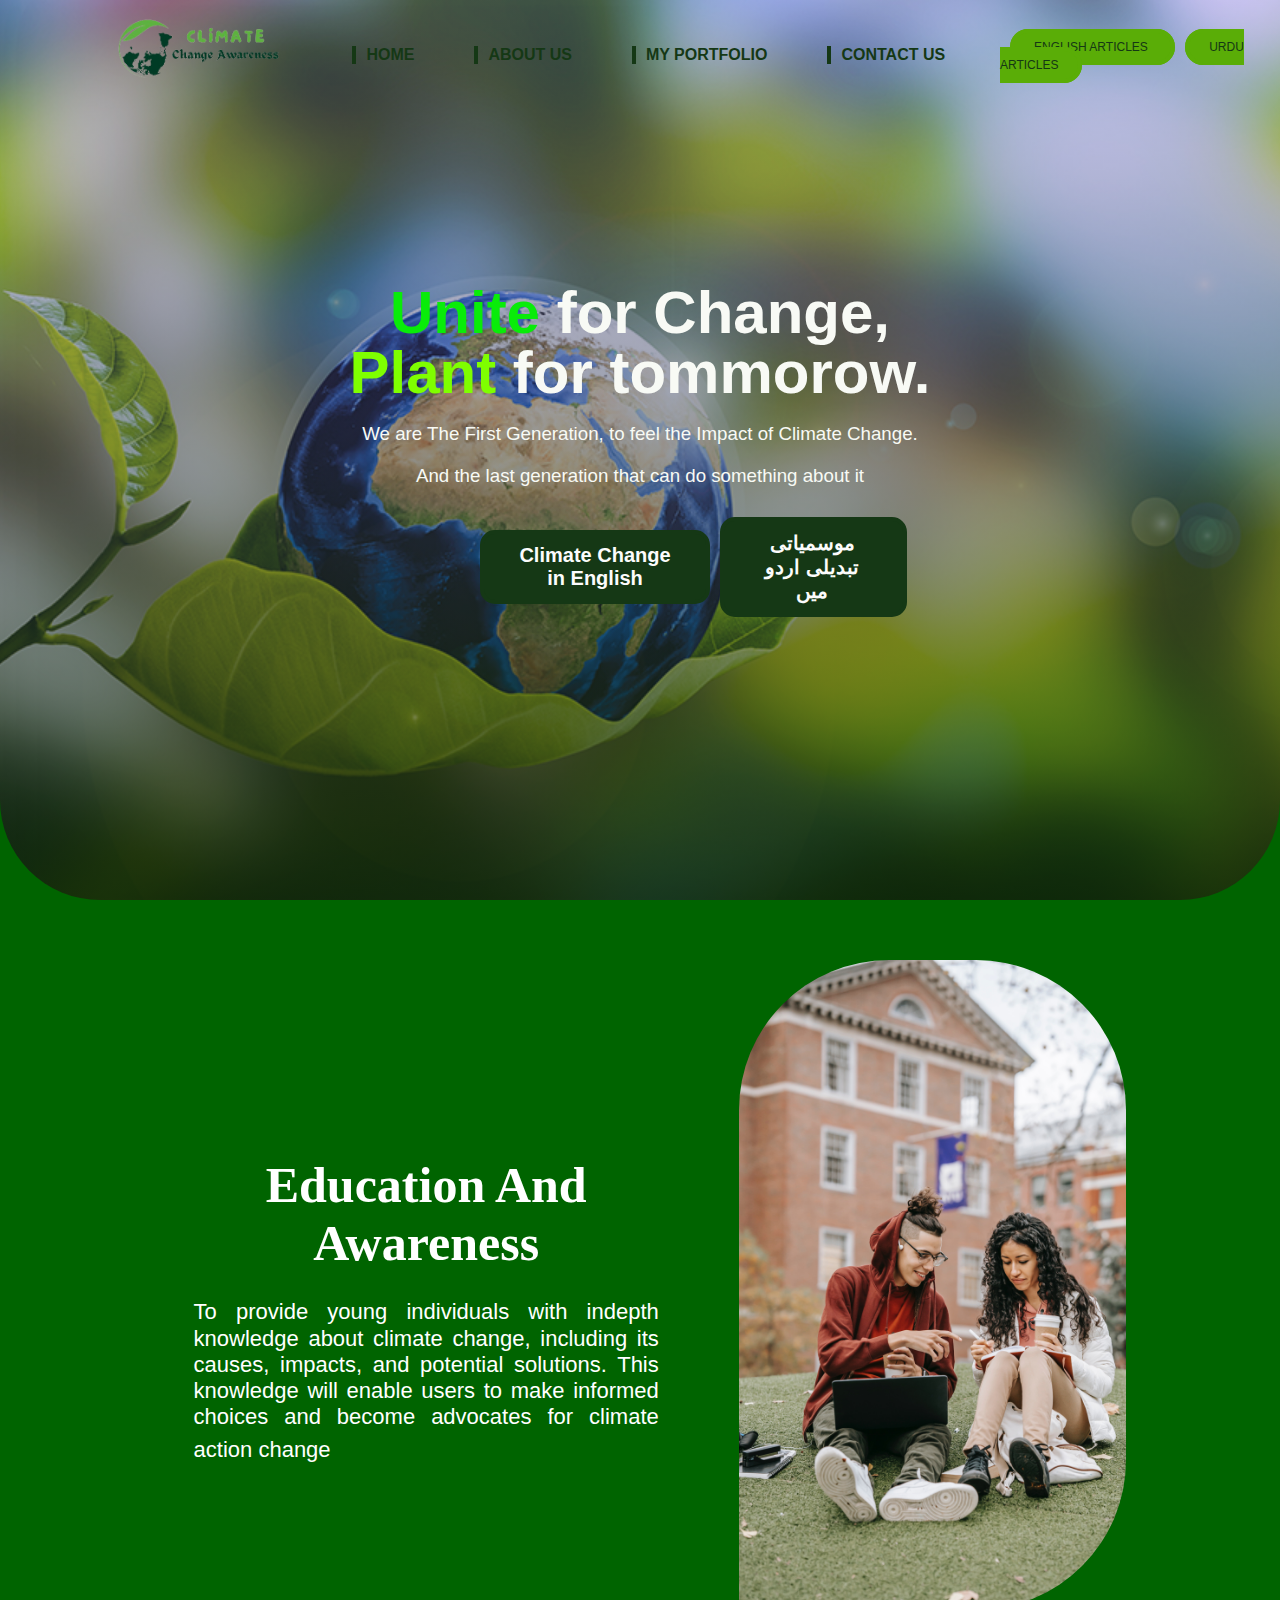
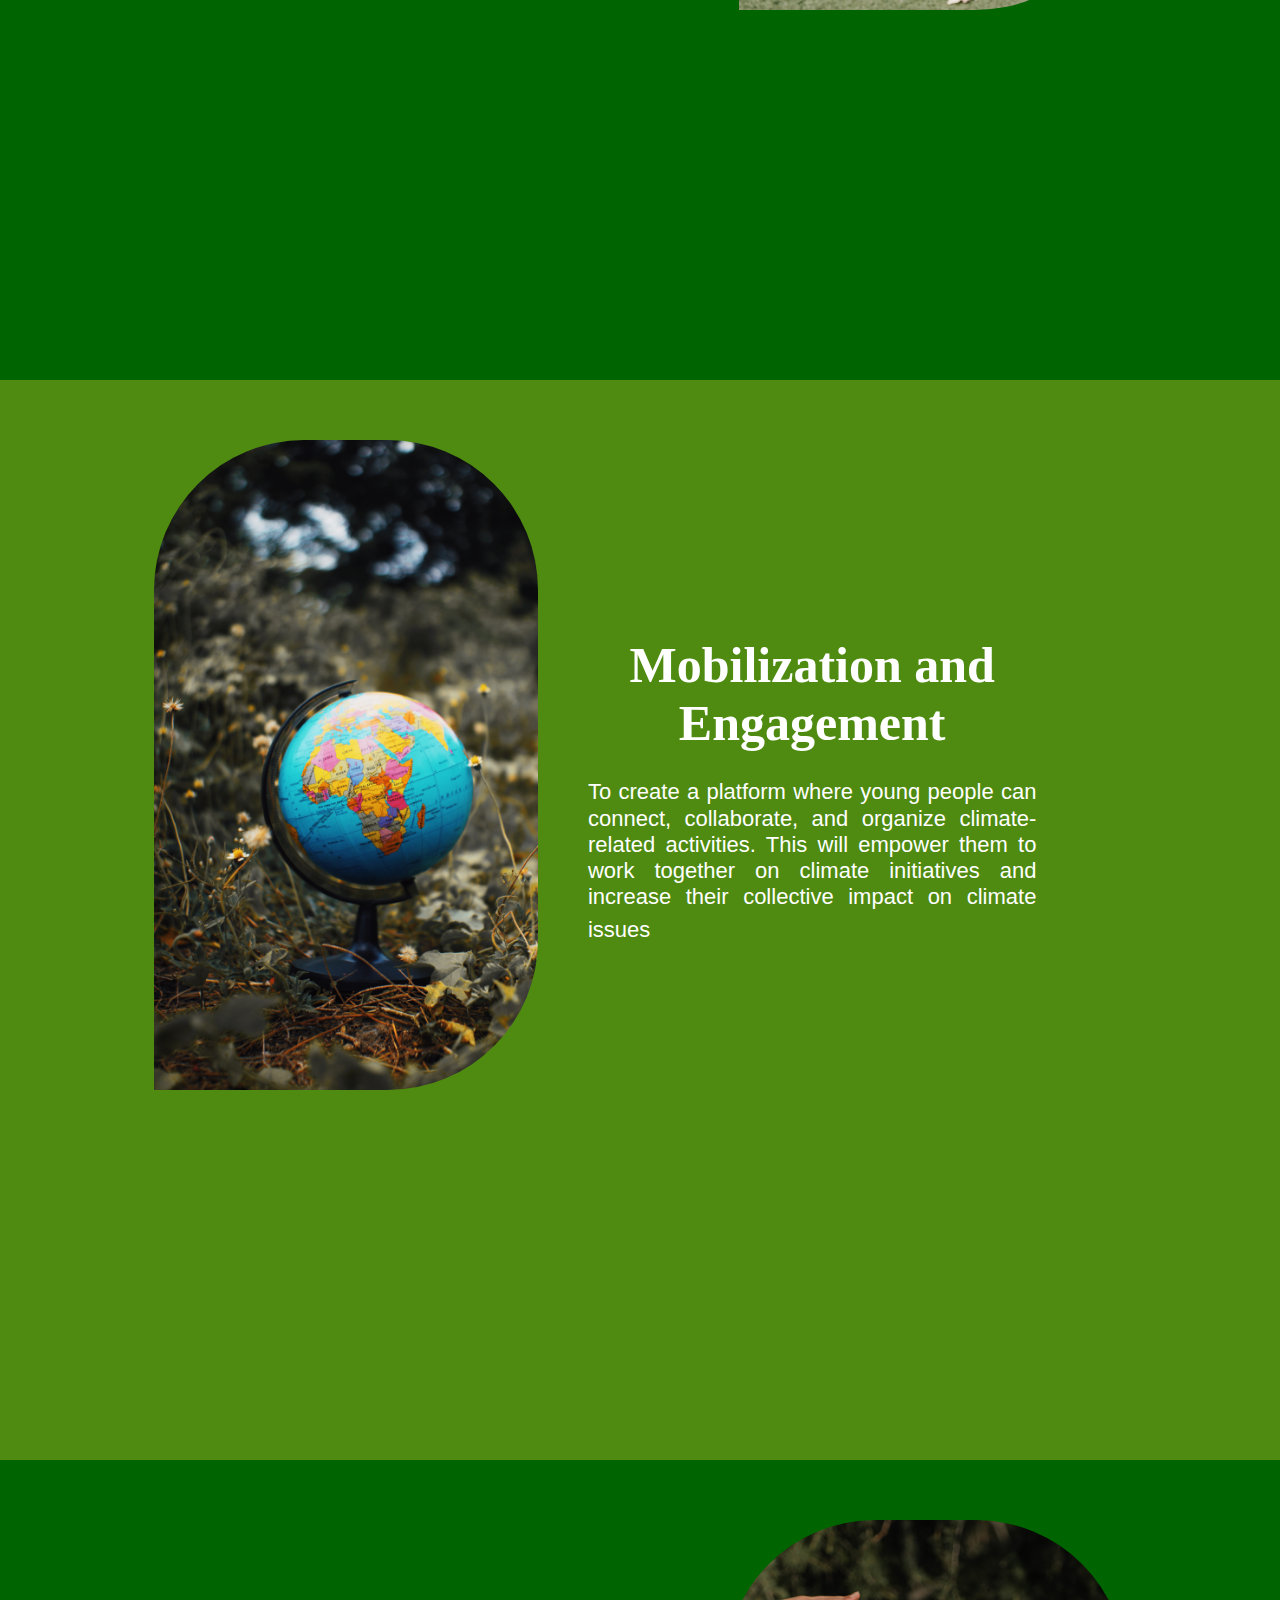
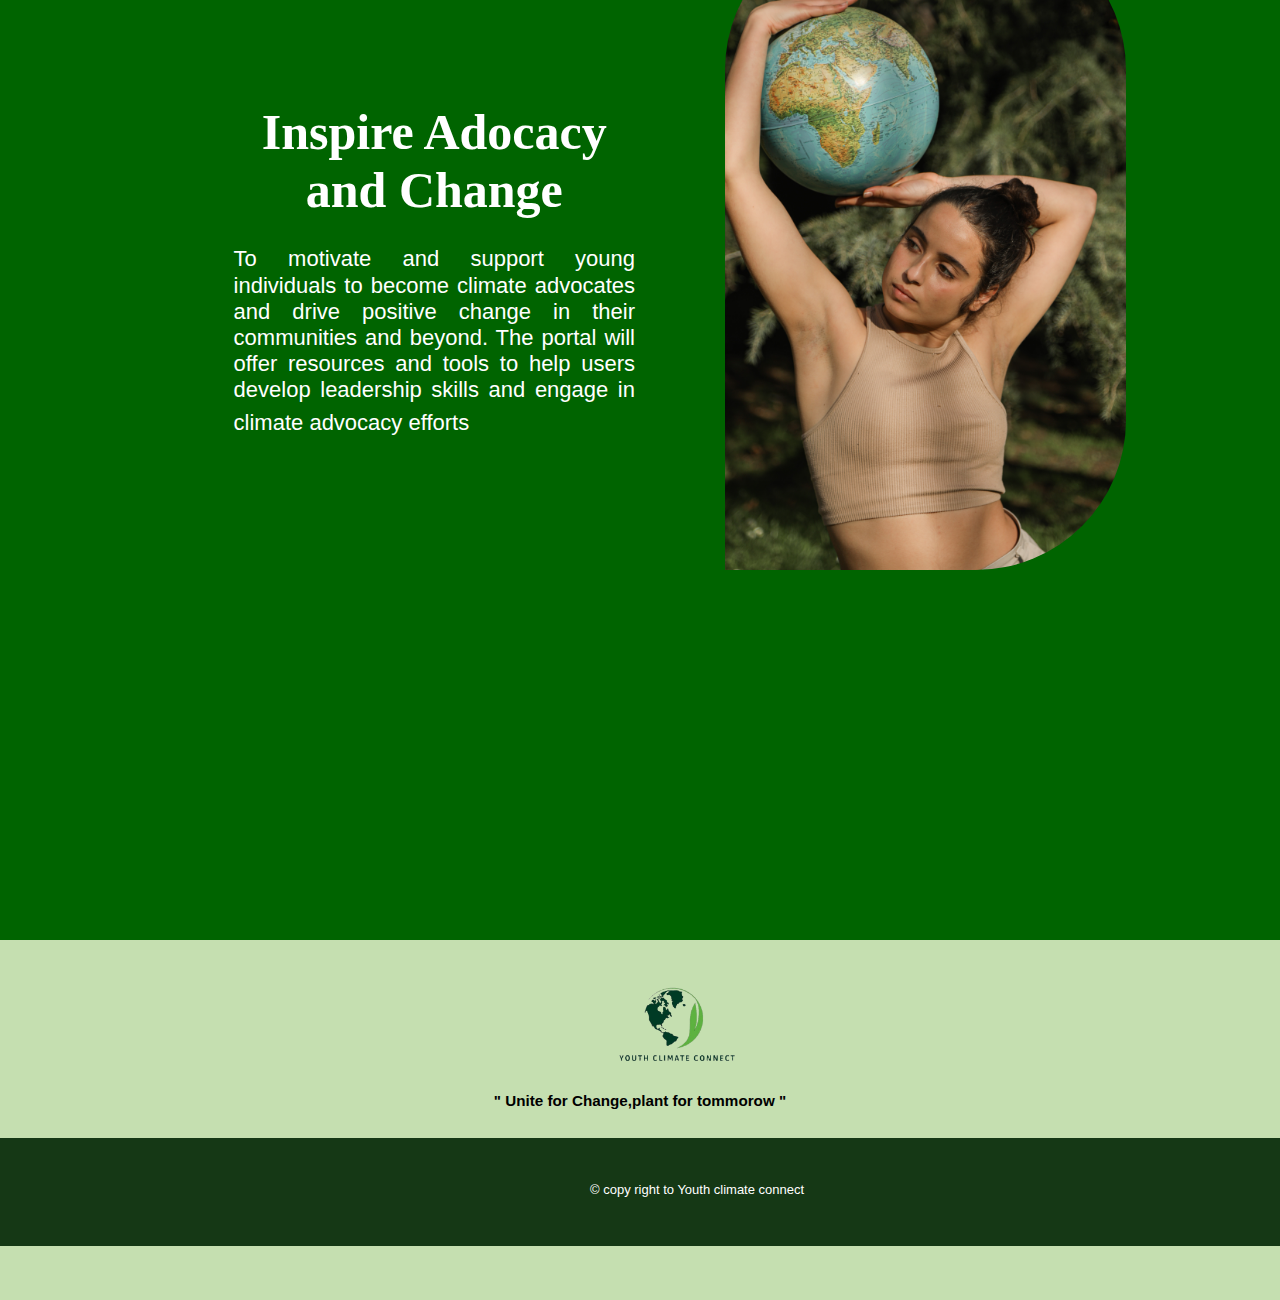
<file: index.html>
<!DOCTYPE html>
<html lang="en">

<head>
    <meta charset="UTF-8">
    <meta name="viewport" content="width=device-width, initial-scale=1.0">
    <title>Youth Climate Connect</title>
    <link rel="stylesheet" href="https://cdnjs.cloudflare.com/ajax/libs/font-awesome/6.4.2/css/all.min.css"
        integrity="sha512-z3gLpd7yknf1YoNbCzqRKc4qyor8gaKU1qmn+CShxbuBusANI9QpRohGBreCFkKxLhei6S9CQXFEbbKuqLg0DA=="
        crossorigin="anonymous" referrerpolicy="no-referrer" />
    <link rel="stylesheet" href="style.css">
    <link rel="shortcut icon" href="images/earth.png" type="image/x-icon">
    <link rel="stylesheet" href="footer.css">
    <style>
        nav ul {
            list-style: none;
            margin: 0;
            padding: 0;
        }

        .list {
            position: relative;
            left: 100;

            margin-left: 20px;
            margin-top: 30px;
        }

        ul li {
            float: left;


        }

        ul li a {
            text-decoration: none;
            color: rgb(21, 56, 21);
            display: inline-block;
            margin: 30px;
            text-transform: uppercase;
            font-weight: bold;
            border-left: 4px solid rgb(21, 56, 21);
            padding-left: 10px;
        }

        li a:hover {

            color: chartreuse;
            font-size: larger;
            text-shadow: chartreuse 2px;
        }

        .nav-btn {
            position: absolute;
            left: 1000px;
            margin-top: 30px;
        }

        .header-content {
            color: rgb(248, 250, 245);
        }

        a.form i {
            margin-top: 9px;
            margin-left: 3px;

        }

        .image {
            background-image: url(images/pexels-keira-burton-6147382.jpg);
            width: 600px;
            height: 650px;
            background-size: cover;
            border-top-left-radius: 150px;
            border-bottom-right-radius: 150px;
            border-top-right-radius: 150px;



        }

        #image2 {
            background-image: url(images/feature-2.jpg);
        }

        #image3 {
            background-image: url(images/feature\ 3.jpg);
            width: 700px;
        }

        span.comma {
            font-size: 30px;

            color: rgb(6, 56, 6);
        }
    </style>
</head>

<body>
    <div class="header">
        <header>
            <nav>
                <img src="images/CCA.png" alt="logo " class="logo" style="margin-top: 20px;">
                <div class="list">
                    <ul>
                        <li class="abc"><a href="#">Home</a></li>
                        <li class="abc"><a href="about/pcb.html" target="_blank">About us</a></li>
                        <!-- <li class="abc"><a href="#">Achivements </a></li> -->
                        <li class="abc"><a href="Laiba/index.html" target="_blank">My Portfolio</a>
                           
                        </li>
                        <li class="abc"><a href="contact/login.html" target="_blank">Contact us</a></li>
                    </ul>
                </div>
                <div class="nav-btn">
                    <a href="english.html" class="lang-btn" target="_blank"> <b>English Articles</b> </a>
                    <a href="urdu.html" class="Sign" target="_blank"><b>Urdu Articles</b></a>

                </div>
            </nav>
        </header>
        <div class="header-content">
            <h1> <span style="color: rgb(9, 236, 9);">Unite <i class="fa-solid fa-handshake-simple"
                        style="color: rgb(21, 56, 21);"></i></span> for Change, <span style="color: chartreuse;">Plant
                    <i class="fa-solid fa-seedling" style="color: rgb(21, 56, 21);"></i></span> for tommorow.</h1>
            <h3>We are The First Generation, to feel the Impact of Climate Change.</h3>
            <h3>And the last generation that can do something about it</h3>
            <div class="email-signup">
                <a href="ED503680.pdf" class="pdf" target="_blank"><i class="fa-brands fa-pagelines"></i> Climate Change in
                    English </a>

                <a href="ccurdu.pdf" class="form" target="_blank">موسمیاتی تبدیلی اردو میں <i
                        class="fa-brands fa-pagelines"></i></a>
            </div>
        </div>


    </div>
    <!------------ feature 1--------- -->
    <div class="features" id="f1">
        <div class="row">
            <div class="text">
                <i class="fa-solid fa-graduation-cap" style="font-size: 60px;"></i>
                <h2>Education And Awareness </h2>
                <p> <span class="comma"></span> To provide young individuals with indepth knowledge about climate
                    change, including its causes, impacts, and potential solutions. This knowledge will enable users to
                    make informed choices and become
                    advocates for climate action change <span class="comma"></span>
                </p>
            </div>
            <div class="image">

            </div>
        </div>

    </div>
    <!-- --------------feature 2------------ -->
    <div class="features" id="f2">
        <div class="row">
            <div class="image" id="image2">

            </div>
            <div class="text" id="text2">
                <i class="fa-solid fa-earth-asia" style="font-size: 60px;"></i>
                <h2>Mobilization and Engagement</h2>
                <p> <span class="comma"></span> To create a platform where
                    young people can connect, collaborate, and organize climate-related activities. This will
                    empower them to work together on climate initiatives and increase their collective
                    impact on climate issues <span class="comma"></span>
                </p>
            </div>

        </div>

    </div>

    <!-- ---------------feature 4----------- -->
    <div class="features" id="f3">
        <div class="row">

            <div class="text" id="text4">
                <i class="fa-solid fa-cloud-sun-rain" style="font-size: 60px;"></i>
                <h2>Inspire Adocacy and Change</h2>
                <p> <span class="comma"></span>To motivate and support young
                    individuals to become climate advocates and drive positive change in their communities
                    and beyond. The portal will offer resources and tools to help users develop leadership
                    skills and engage in climate advocacy efforts <span class="comma"></span></p>
            </div>
            <div class="image" id="image3">

            </div>

        </div>

    </div>
    <footer>
        <div class="frow">
            <div class="col" id="col1">
                <img src="images/logo.png" alt="logo" class="logo1">
                <h3>" Unite for Change,plant for tommorow "</h3>
            </div>
            <div class="last">
                <div class="links">
                    <a href=""><i class="fa-brands fa-square-facebook"></i></a>
                    <a href=""><i class="fa-brands fa-square-twitter"></i></a>
                    <a href=""><i class="fa-brands fa-square-instagram"></i></a>
                    <a href=""><i class="fa-brands fa-linkedin"></i></a>
                </div>
                <div class="copy">
                    <p>&copy; copy right to Youth climate connect</p>
                </div>
            </div>

    </footer>


</body>

</html>
</file>
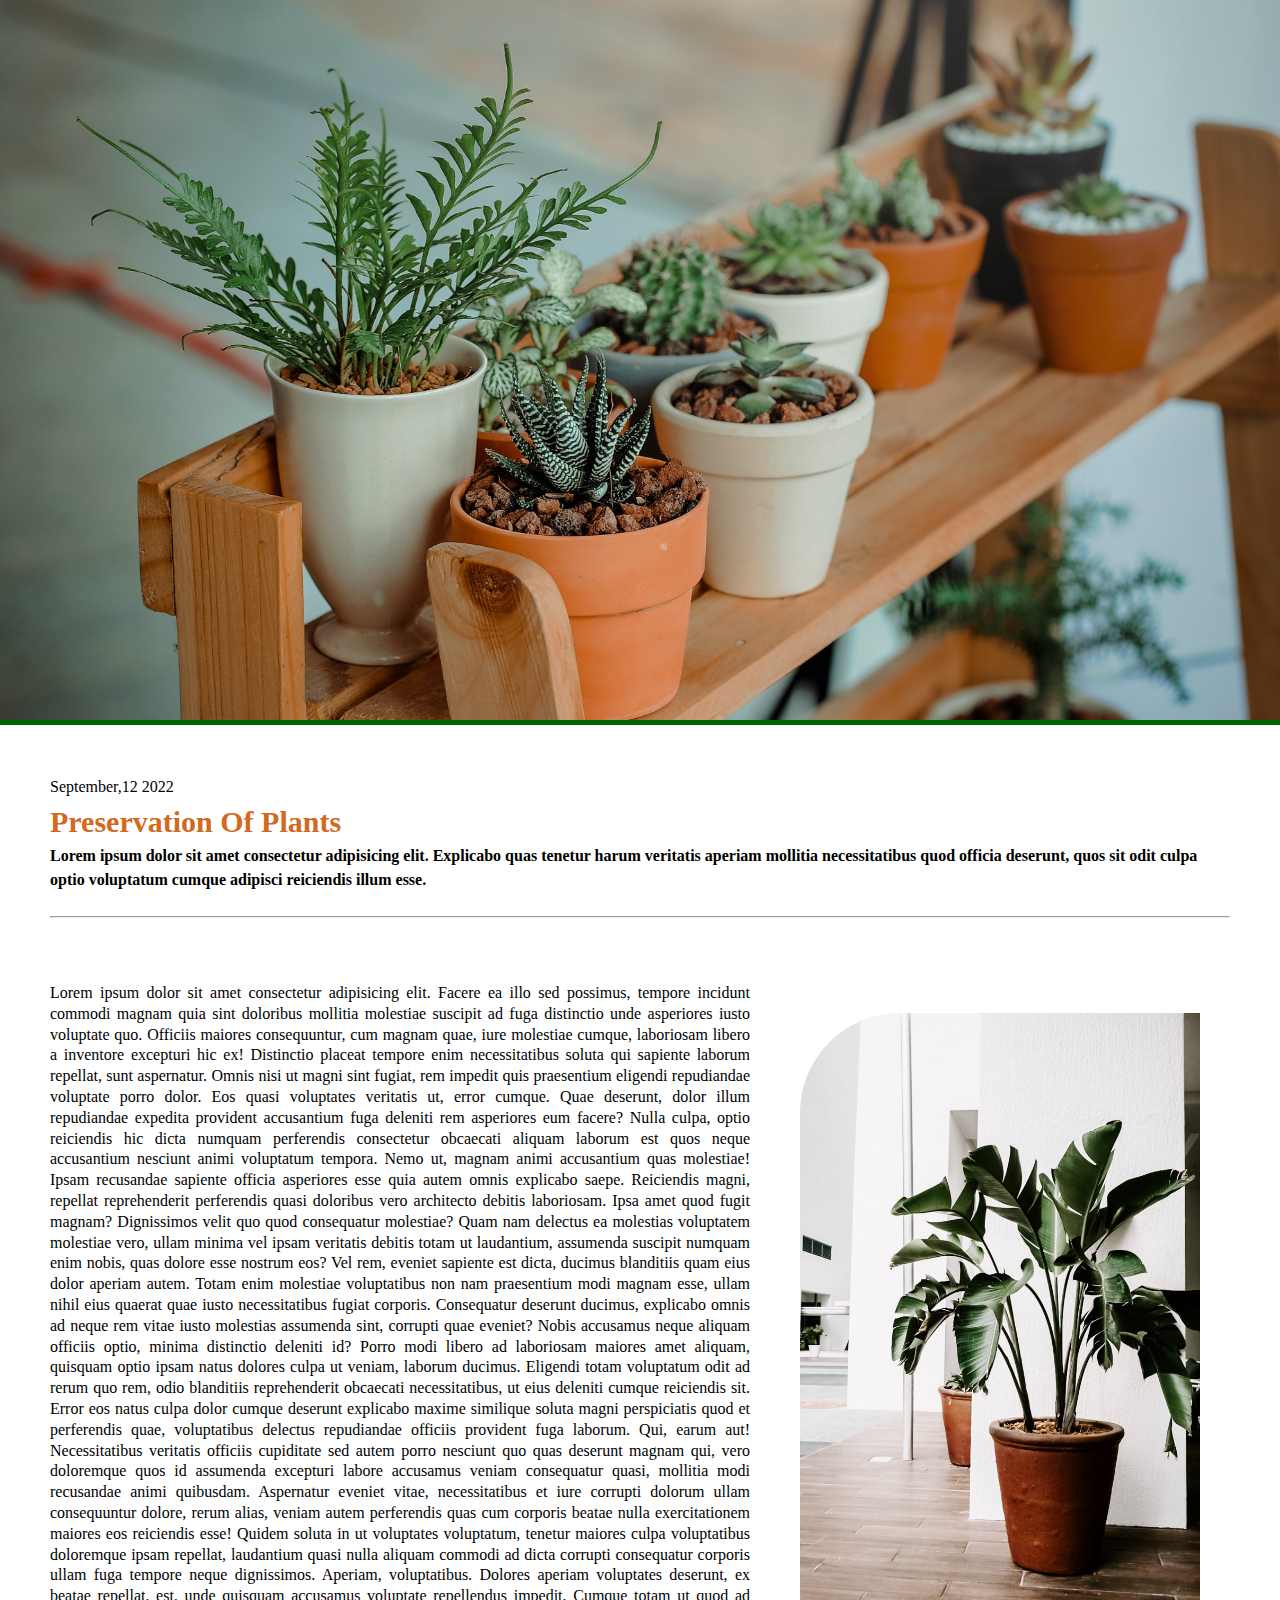
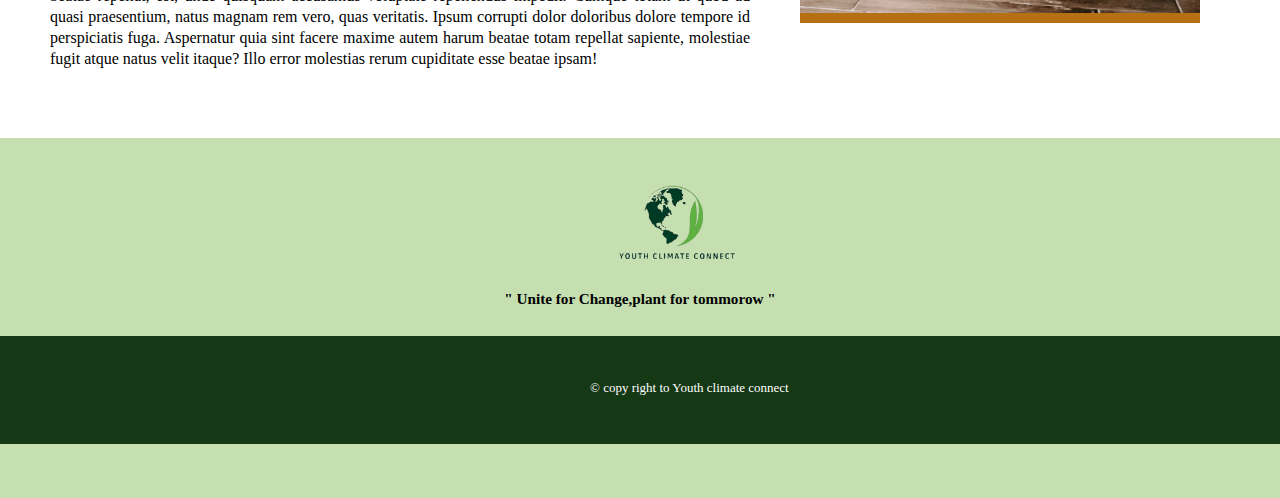
<file: plants.html>
<!DOCTYPE html>
<html lang="en">

<head>
    <meta charset="UTF-8">
    <meta name="viewport" content="width=device-width, initial-scale=1.0">
    <title>Article 1-Youth climate connect</title>
</head>
<link rel="stylesheet" href="https://cdnjs.cloudflare.com/ajax/libs/font-awesome/6.4.2/css/all.min.css"
    integrity="sha512-z3gLpd7yknf1YoNbCzqRKc4qyor8gaKU1qmn+CShxbuBusANI9QpRohGBreCFkKxLhei6S9CQXFEbbKuqLg0DA=="
    crossorigin="anonymous" referrerpolicy="no-referrer" />
<link rel="shortcut icon" href="images/earth.png" type="image/x-icon">
<link rel="stylesheet" href="footer.css">
<style>

*{
    margin: 0;
    padding: 0;
    
}
.head{
    width: 100%;
    height: 80vh;
    background-image: url(images/plants.jpg);
    background-size: cover;
    border-bottom:  5px solid darkgreen;

}
.head img{
    width: 100%;
    height: 66vh;
}
.uppercontent{
    padding: 50px;
    line-height: 1.5;
}
.artheading{
    color: chocolate;
    font-size: 30px;
}
.para-up{
    font-weight: bold;
}
.maincontent{
    display: flex;
    padding: 15px 50px;
    margin-bottom: 40px;
}
.text{
    width: 700px;
    height: 700px;
    line-height: 1.3;
    text-align: justify;
}
.sideimage{
    height: 600px;
    width: 400px;
    background-image: url(images/art1-sideimage.jpg);
    background-size: cover;
    margin-left: 50px;
    margin-top: 30px;
    border-top-left-radius: 100px;
    border-bottom: 10px solid rgb(182, 111, 19);
}
</style>

<body>
<div class="head">
</div>
<div class="uppercontent">
    <p>September,12 2022</p>
    <h2 class="artheading">
        Preservation Of Plants
    </h2>
    <p class="para-up">Lorem ipsum dolor sit amet consectetur adipisicing elit. Explicabo quas tenetur harum veritatis aperiam mollitia necessitatibus quod officia deserunt, quos sit odit culpa optio voluptatum cumque adipisci reiciendis illum esse.</p>
    <br>
    <hr>
</div>
<div class="maincontent">
    <div class="text">
        Lorem ipsum dolor sit amet consectetur adipisicing elit. Facere ea illo sed possimus, tempore incidunt commodi magnam quia sint doloribus mollitia molestiae suscipit ad fuga distinctio unde asperiores iusto voluptate quo. Officiis maiores consequuntur, cum magnam quae, iure molestiae cumque, laboriosam libero a inventore excepturi hic ex! Distinctio placeat tempore enim necessitatibus soluta qui sapiente laborum repellat, sunt aspernatur. Omnis nisi ut magni sint fugiat, rem impedit quis praesentium eligendi repudiandae voluptate porro dolor. Eos quasi voluptates veritatis ut, error cumque. Quae deserunt, dolor illum repudiandae expedita provident accusantium fuga deleniti rem asperiores eum facere? Nulla culpa, optio reiciendis hic dicta numquam perferendis consectetur obcaecati aliquam laborum est quos neque accusantium nesciunt animi voluptatum tempora. Nemo ut, magnam animi accusantium quas molestiae! Ipsam recusandae sapiente officia asperiores esse quia autem omnis explicabo saepe. Reiciendis magni, repellat reprehenderit perferendis quasi doloribus vero architecto debitis laboriosam. Ipsa amet quod fugit magnam? Dignissimos velit quo quod consequatur molestiae? Quam nam delectus ea molestias voluptatem molestiae vero, ullam minima vel ipsam veritatis debitis totam ut laudantium, assumenda suscipit numquam enim nobis, quas dolore esse nostrum eos? Vel rem, eveniet sapiente est dicta, ducimus blanditiis quam eius dolor aperiam autem. Totam enim molestiae voluptatibus non nam praesentium modi magnam esse, ullam nihil eius quaerat quae iusto necessitatibus fugiat corporis. Consequatur deserunt ducimus, explicabo omnis ad neque rem vitae iusto molestias assumenda sint, corrupti quae eveniet? Nobis accusamus neque aliquam officiis optio, minima distinctio deleniti id? Porro modi libero ad laboriosam maiores amet aliquam, quisquam optio ipsam natus dolores culpa ut veniam, laborum ducimus. Eligendi totam voluptatum odit ad rerum quo rem, odio blanditiis reprehenderit obcaecati necessitatibus, ut eius deleniti cumque reiciendis sit. Error eos natus culpa dolor cumque deserunt explicabo maxime similique soluta magni perspiciatis quod et perferendis quae, voluptatibus delectus repudiandae officiis provident fuga laborum. Qui, earum aut! Necessitatibus veritatis officiis cupiditate sed autem porro nesciunt quo quas deserunt magnam qui, vero doloremque quos id assumenda excepturi labore accusamus veniam consequatur quasi, mollitia modi recusandae animi quibusdam. Aspernatur eveniet vitae, necessitatibus et iure corrupti dolorum ullam consequuntur dolore, rerum alias, veniam autem perferendis quas cum corporis beatae nulla exercitationem maiores eos reiciendis esse! Quidem soluta in ut voluptates voluptatum, tenetur maiores culpa voluptatibus doloremque ipsam repellat, laudantium quasi nulla aliquam commodi ad dicta corrupti consequatur corporis ullam fuga tempore neque dignissimos. Aperiam, voluptatibus. Dolores aperiam voluptates deserunt, ex beatae repellat, est, unde quisquam accusamus voluptate repellendus impedit. Cumque totam ut quod ad quasi praesentium, natus magnam rem vero, quas veritatis. Ipsum corrupti dolor doloribus dolore tempore id perspiciatis fuga. Aspernatur quia sint facere maxime autem harum beatae totam repellat sapiente, molestiae fugit atque natus velit itaque? Illo error molestias rerum cupiditate esse beatae ipsam!

    </div>
    <div class="sideimage">

    </div>
</div>
<footer>
    <div class="frow">
        <div class="col" id="col1">
            <img src="images/logo.png" alt="logo" class="logo1">
            <h3>" Unite for Change,plant for tommorow "</h3>
        </div>
        <div class="last">
            <div class="links">
                <a href=""><i class="fa-brands fa-square-facebook"></i></a>
                <a href=""><i class="fa-brands fa-square-twitter"></i></a>
                <a href=""><i class="fa-brands fa-square-instagram"></i></a>
                <a href=""><i class="fa-brands fa-linkedin"></i></a>
            </div>
            <div class="copy">
                <p>&copy; copy right to Youth climate connect</p>
            </div>
        </div>

</footer>


</body>
</html>
</file>
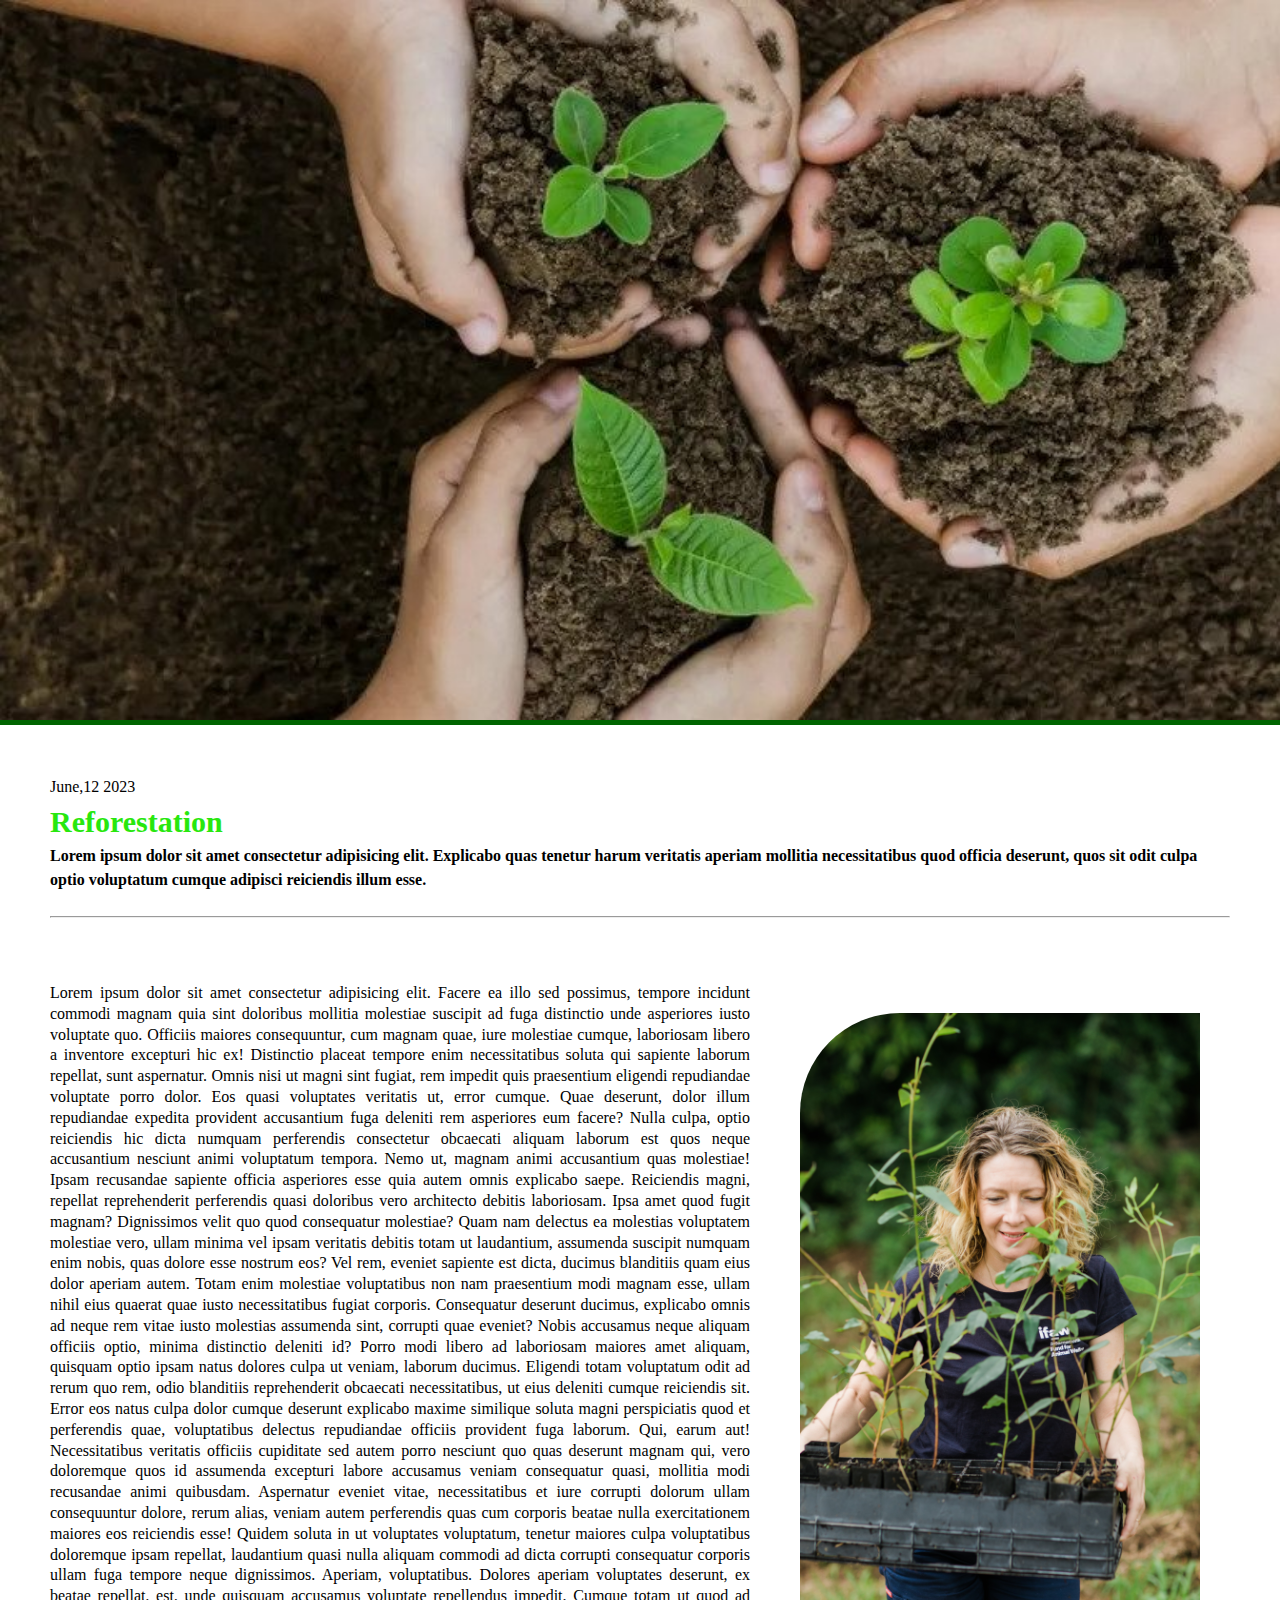
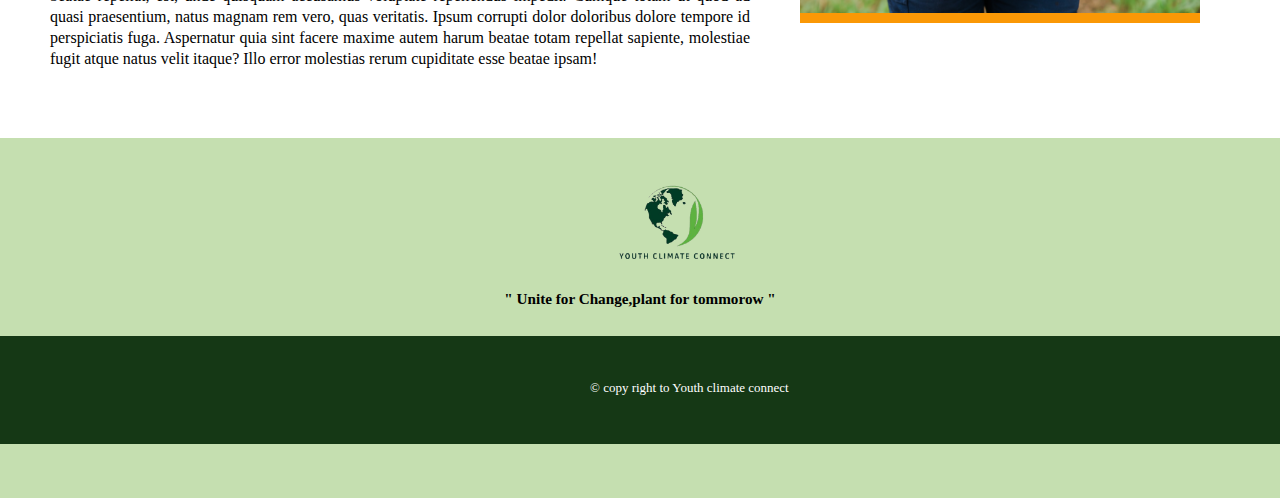
<file: refor.html>
<!DOCTYPE html>
<html lang="en">

<head>
    <meta charset="UTF-8">
    <meta name="viewport" content="width=device-width, initial-scale=1.0">
    <title>Article 3-Youth climate connect</title>
</head>
<link rel="stylesheet" href="https://cdnjs.cloudflare.com/ajax/libs/font-awesome/6.4.2/css/all.min.css"
    integrity="sha512-z3gLpd7yknf1YoNbCzqRKc4qyor8gaKU1qmn+CShxbuBusANI9QpRohGBreCFkKxLhei6S9CQXFEbbKuqLg0DA=="
    crossorigin="anonymous" referrerpolicy="no-referrer" />
<link rel="shortcut icon" href="images/earth.png" type="image/x-icon">
<link rel="stylesheet" href="footer.css">
<style>

*{
    margin: 0;
    padding: 0;
    
}
.head{
    width: 100%;
    height: 80vh;
    background-image: url(images/refor.jpg);
    background-size: cover;
    border-bottom:  5px solid darkgreen;

}
.head img{
    width: 100%;
    height: 66vh;
}
.uppercontent{
    padding: 50px;
    line-height: 1.5;
}
.artheading{
    color: rgb(40, 231, 14);
    font-size: 30px;
}
.para-up{
    font-weight: bold;
}
.maincontent{
    display: flex;
    padding: 15px 50px;
    margin-bottom: 40px;
}
.text{
    width: 700px;
    height: 700px;
    line-height: 1.3;
    text-align: justify;
}
.sideimage{
    height: 600px;
    width: 400px;
    background-image: url(images/art3-sideimage.jpg);
    background-size: cover;
    margin-left: 50px;
    margin-top: 30px;
    border-top-left-radius: 100px;
    border-bottom: 10px solid rgb(250, 152, 6);
}
</style>

<body>
<div class="head">
</div>
<div class="uppercontent">
    <p>June,12 2023</p>
    <h2 class="artheading">
        Reforestation
    </h2>
    <p class="para-up">Lorem ipsum dolor sit amet consectetur adipisicing elit. Explicabo quas tenetur harum veritatis aperiam mollitia necessitatibus quod officia deserunt, quos sit odit culpa optio voluptatum cumque adipisci reiciendis illum esse.</p>
    <br>
    <hr>
</div>
<div class="maincontent">
    <div class="text">
        Lorem ipsum dolor sit amet consectetur adipisicing elit. Facere ea illo sed possimus, tempore incidunt commodi magnam quia sint doloribus mollitia molestiae suscipit ad fuga distinctio unde asperiores iusto voluptate quo. Officiis maiores consequuntur, cum magnam quae, iure molestiae cumque, laboriosam libero a inventore excepturi hic ex! Distinctio placeat tempore enim necessitatibus soluta qui sapiente laborum repellat, sunt aspernatur. Omnis nisi ut magni sint fugiat, rem impedit quis praesentium eligendi repudiandae voluptate porro dolor. Eos quasi voluptates veritatis ut, error cumque. Quae deserunt, dolor illum repudiandae expedita provident accusantium fuga deleniti rem asperiores eum facere? Nulla culpa, optio reiciendis hic dicta numquam perferendis consectetur obcaecati aliquam laborum est quos neque accusantium nesciunt animi voluptatum tempora. Nemo ut, magnam animi accusantium quas molestiae! Ipsam recusandae sapiente officia asperiores esse quia autem omnis explicabo saepe. Reiciendis magni, repellat reprehenderit perferendis quasi doloribus vero architecto debitis laboriosam. Ipsa amet quod fugit magnam? Dignissimos velit quo quod consequatur molestiae? Quam nam delectus ea molestias voluptatem molestiae vero, ullam minima vel ipsam veritatis debitis totam ut laudantium, assumenda suscipit numquam enim nobis, quas dolore esse nostrum eos? Vel rem, eveniet sapiente est dicta, ducimus blanditiis quam eius dolor aperiam autem. Totam enim molestiae voluptatibus non nam praesentium modi magnam esse, ullam nihil eius quaerat quae iusto necessitatibus fugiat corporis. Consequatur deserunt ducimus, explicabo omnis ad neque rem vitae iusto molestias assumenda sint, corrupti quae eveniet? Nobis accusamus neque aliquam officiis optio, minima distinctio deleniti id? Porro modi libero ad laboriosam maiores amet aliquam, quisquam optio ipsam natus dolores culpa ut veniam, laborum ducimus. Eligendi totam voluptatum odit ad rerum quo rem, odio blanditiis reprehenderit obcaecati necessitatibus, ut eius deleniti cumque reiciendis sit. Error eos natus culpa dolor cumque deserunt explicabo maxime similique soluta magni perspiciatis quod et perferendis quae, voluptatibus delectus repudiandae officiis provident fuga laborum. Qui, earum aut! Necessitatibus veritatis officiis cupiditate sed autem porro nesciunt quo quas deserunt magnam qui, vero doloremque quos id assumenda excepturi labore accusamus veniam consequatur quasi, mollitia modi recusandae animi quibusdam. Aspernatur eveniet vitae, necessitatibus et iure corrupti dolorum ullam consequuntur dolore, rerum alias, veniam autem perferendis quas cum corporis beatae nulla exercitationem maiores eos reiciendis esse! Quidem soluta in ut voluptates voluptatum, tenetur maiores culpa voluptatibus doloremque ipsam repellat, laudantium quasi nulla aliquam commodi ad dicta corrupti consequatur corporis ullam fuga tempore neque dignissimos. Aperiam, voluptatibus. Dolores aperiam voluptates deserunt, ex beatae repellat, est, unde quisquam accusamus voluptate repellendus impedit. Cumque totam ut quod ad quasi praesentium, natus magnam rem vero, quas veritatis. Ipsum corrupti dolor doloribus dolore tempore id perspiciatis fuga. Aspernatur quia sint facere maxime autem harum beatae totam repellat sapiente, molestiae fugit atque natus velit itaque? Illo error molestias rerum cupiditate esse beatae ipsam!

    </div>
    <div class="sideimage">

    </div>
</div>
<footer>
    <div class="frow">
        <div class="col" id="col1">
            <img src="images/logo.png" alt="logo" class="logo1">
            <h3>" Unite for Change,plant for tommorow "</h3>
        </div>
        <div class="last">
            <div class="links">
                <a href=""><i class="fa-brands fa-square-facebook"></i></a>
                <a href=""><i class="fa-brands fa-square-twitter"></i></a>
                <a href=""><i class="fa-brands fa-square-instagram"></i></a>
                <a href=""><i class="fa-brands fa-linkedin"></i></a>
            </div>
            <div class="copy">
                <p>&copy; copy right to Youth climate connect</p>
            </div>
        </div>

</footer>


</body>
</html>
</file>
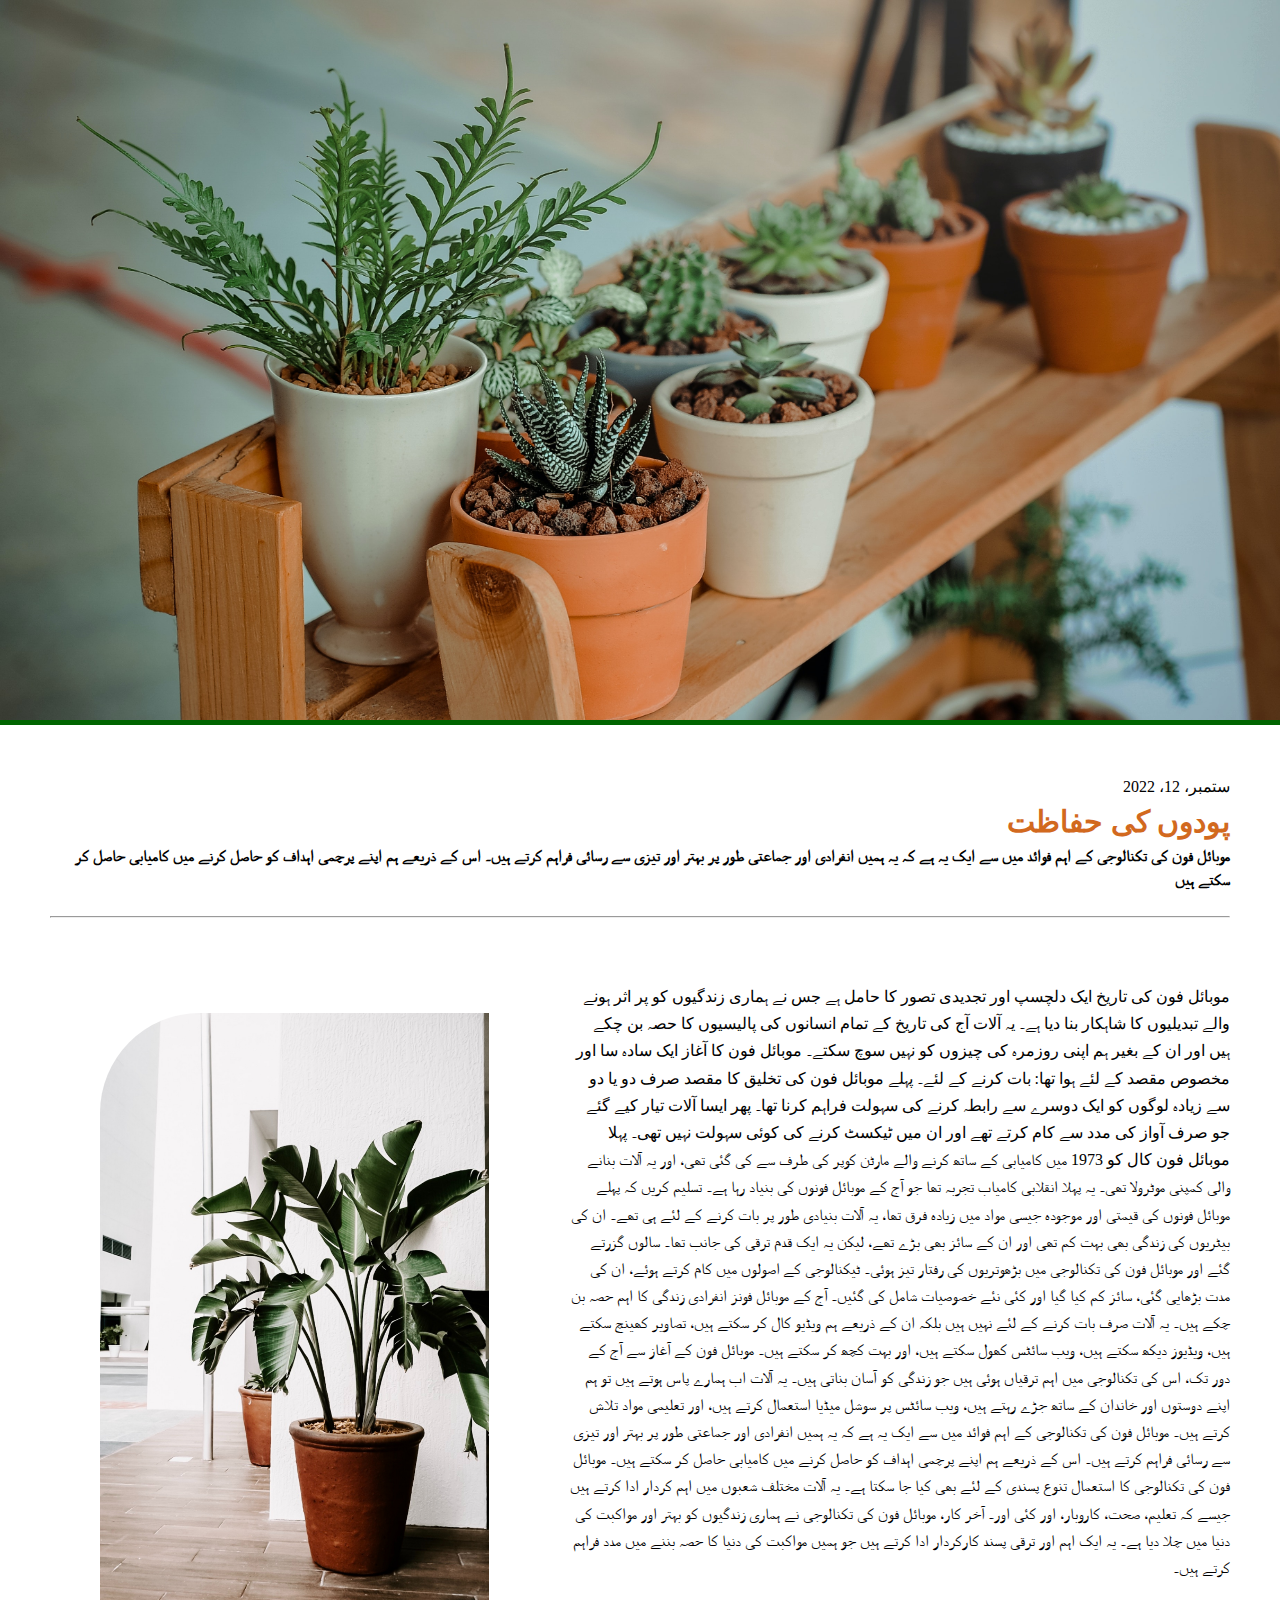
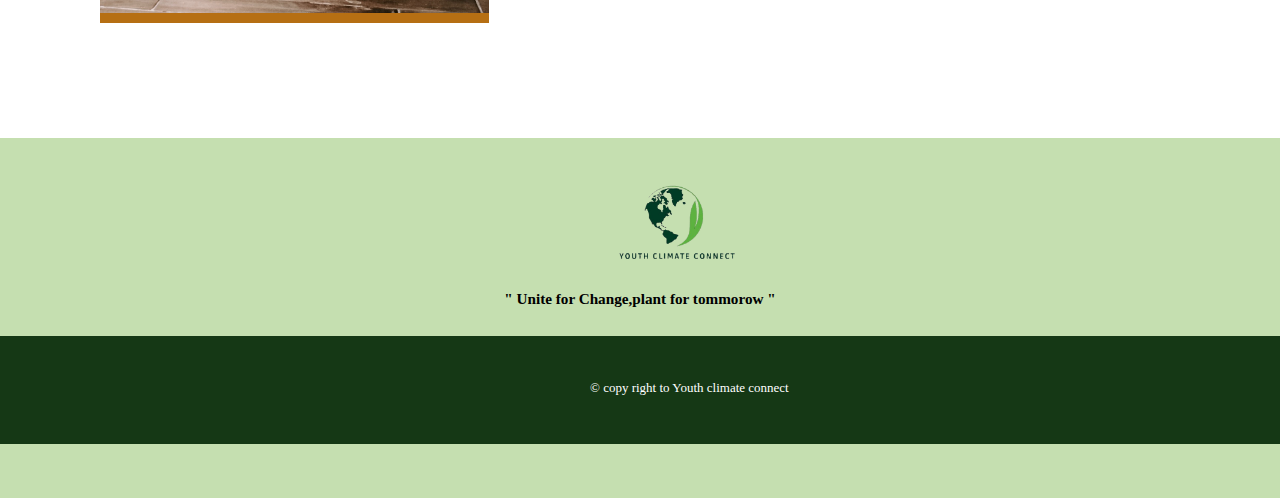
<file: urdu1.html>
<!DOCTYPE html>
<html lang="en">

<head>
    <meta charset="UTF-8">
    <meta name="viewport" content="width=device-width, initial-scale=1.0">
    <title>Article 1-Youth climate connect</title>
</head>
<link rel="stylesheet" href="https://cdnjs.cloudflare.com/ajax/libs/font-awesome/6.4.2/css/all.min.css"
    integrity="sha512-z3gLpd7yknf1YoNbCzqRKc4qyor8gaKU1qmn+CShxbuBusANI9QpRohGBreCFkKxLhei6S9CQXFEbbKuqLg0DA=="
    crossorigin="anonymous" referrerpolicy="no-referrer" />
<link rel="shortcut icon" href="images/earth.png" type="image/x-icon">
<link rel="stylesheet" href="footer.css">
<style>

*{
    margin: 0;
    padding: 0;
    
}
.head{
    width: 100%;
    height: 80vh;
    background-image: url(images/plants.jpg);
    background-size: cover;
    border-bottom:  5px solid darkgreen;

}
.head img{
    width: 100%;
    height: 66vh;
}
.uppercontent{
    padding: 50px;
    line-height: 1.5;
    text-align: right;
}
.artheading{
    color: chocolate;
    font-size: 30px;
}
.para-up{
    font-weight: bold;
}
.maincontent{
    display: flex;
    padding: 15px 50px;
    margin-bottom: 40px;
}
.text{
    width: 680px;
    height: 700px;
    line-height: 1.7;
    text-align: right;
    margin-left: 80px;
}
.sideimage{
    height: 600px;
    width: 400px;
    background-image: url(images/art1-sideimage.jpg);
    background-size: cover;
    margin-left: 50px;
    margin-top: 30px;
    border-top-left-radius: 100px;
    border-bottom: 10px solid rgb(182, 111, 19);
}
</style>

<body>
<div class="head">
</div>
<div class="uppercontent">
    <p>ستمبر، 12، 2022</p>
    <h2 class="artheading">
        پودوں کی حفاظت
    </h2>
    <p class="para-up">موبائل فون کی تکنالوجی کے اہم فوائد میں سے ایک یہ ہے کہ یہ ہمیں انفرادی اور جماعتی طور پر بہتر اور تیزی سے رسائی فراہم کرتے ہیں۔ اس کے ذریعے ہم اپنے پرچمی اہداف کو حاصل کرنے میں کامیابی حاصل کر سکتے ہیں</p>
    <br>
    <hr>
</div>

<div class="maincontent">
    <div class="sideimage">

    </div>
    <div class="text">
        موبائل فون کی تاریخ ایک دلچسپ اور تجدیدی تصور کا حامل ہے جس نے ہماری زندگیوں کو پر اثر ہونے والے تبدیلیوں کا شاہکار بنا دیا ہے۔ یہ آلات آج کی تاریخ کے تمام انسانوں کی پالیسیوں کا حصہ بن چکے ہیں اور ان کے بغیر ہم اپنی روزمرہ کی چیزوں کو نہیں سوچ سکتے۔

        موبائل فون کا آغاز ایک سادہ سا اور مخصوص مقصد کے لئے ہوا تھا: بات کرنے کے لئے۔ پہلے موبائل فون کی تخلیق کا مقصد صرف دو یا دو سے زیادہ لوگوں کو ایک دوسرے سے رابطہ کرنے کی سہولت فراہم کرنا تھا۔ پھر ایسا آلات تیار کیے گئے جو صرف آواز کی مدد سے کام کرتے تھے اور ان میں ٹیکسٹ کرنے کی کوئی سہولت نہیں تھی۔
        
        پہلا موبائل فون کال کو 1973 میں کامیابی کے ساتھ کرنے والے مارٹن کوپر کی طرف سے کی گئی تھی، اور یہ آلات بنانے والی کمپنی موٹرولا تھی۔ یہ پہلا انقلابی کامیاب تجربہ تھا جو آج کے موبائل فونوں کی بنیاد رہا ہے۔
        
        تسلیم کریں کہ پہلے موبائل فونوں کی قیمتی اور موجودہ جیسی مواد میں زیادہ فرق تھا، یہ آلات بنیادی طور پر بات کرنے کے لئے ہی تھے۔ ان کی بیٹریوں کی زندگی بھی بہت کم تھی اور ان کے سائز بھی بڑے تھے، لیکن یہ ایک قدم ترقی کی جانب تھا۔
        
        سالوں گزرتے گئے اور موبائل فون کی تکنالوجی میں بڑھوتریوں کی رفتار تیز ہوئی۔ ٹیکنالوجی کے اصولوں میں کام کرتے ہوئے، ان کی مدت بڑھایی گئی، سائز کم کیا گیا اور کئی نئے خصوصیات شامل کی گئیں۔
        
        آج کے موبائل فونز انفرادی زندگی کا اہم حصہ بن چکے ہیں۔ یہ آلات صرف بات کرنے کے لئے نہیں ہیں بلکہ ان کے ذریعے ہم ویڈیو کال کر سکتے ہیں، تصاویر کھینچ سکتے ہیں، ویڈیوز دیکھ سکتے ہیں، ویب سائٹس کھول سکتے ہیں، اور بہت کچھ کر سکتے ہیں۔
        
        موبائل فون کے آغاز سے آج کے دور تک، اس کی تکنالوجی میں اہم ترقیاں ہوئی ہیں جو زندگی کو آسان بناتی ہیں۔ یہ آلات اب ہمارے پاس ہوتے ہیں تو ہم اپنے دوستوں اور خاندان کے ساتھ جڑے رہتے ہیں، ویب سائٹس پر سوشل میڈیا استعمال کرتے ہیں، اور تعلیمی مواد تلاش کرتے ہیں۔
        
        موبائل فون کی تکنالوجی کے اہم فوائد میں سے ایک یہ ہے کہ یہ ہمیں انفرادی اور جماعتی طور پر بہتر اور تیزی سے رسائی فراہم کرتے ہیں۔ اس کے ذریعے ہم اپنے پرچمی اہداف کو حاصل کرنے میں کامیابی حاصل کر سکتے ہیں۔
        
        موبائل فون کی تکنالوجی کا استعمال تنوع پسندی کے لئے بھی کیا جا سکتا ہے۔ یہ آلات مختلف شعبوں میں اہم کردار ادا کرتے ہیں جیسے کہ تعلیم، صحت، کاروبار، اور کئی اور۔
        
        آخر کار، موبائل فون کی تکنالوجی نے ہماری زندگیوں کو بہتر اور مواکبت کی دنیا میں چلا دیا ہے۔ یہ ایک اہم اور ترقی پسند کارکردار ادا کرتے ہیں جو ہمیں مواکبت کی دنیا کا حصہ بننے میں مدد فراہم کرتے ہیں۔
        
        
        
        
        
        

    </div>
    
</div>
<footer>
    <div class="frow">
        <div class="col" id="col1">
            <img src="images/logo.png" alt="logo" class="logo1">
            <h3>" Unite for Change,plant for tommorow "</h3>
        </div>
        <div class="last">
            <div class="links">
                <a href=""><i class="fa-brands fa-square-facebook"></i></a>
                <a href=""><i class="fa-brands fa-square-twitter"></i></a>
                <a href=""><i class="fa-brands fa-square-instagram"></i></a>
                <a href=""><i class="fa-brands fa-linkedin"></i></a>
            </div>
            <div class="copy">
                <p>&copy; copy right to Youth climate connect</p>
            </div>
        </div>

</footer>


</body>
</html>
</file>
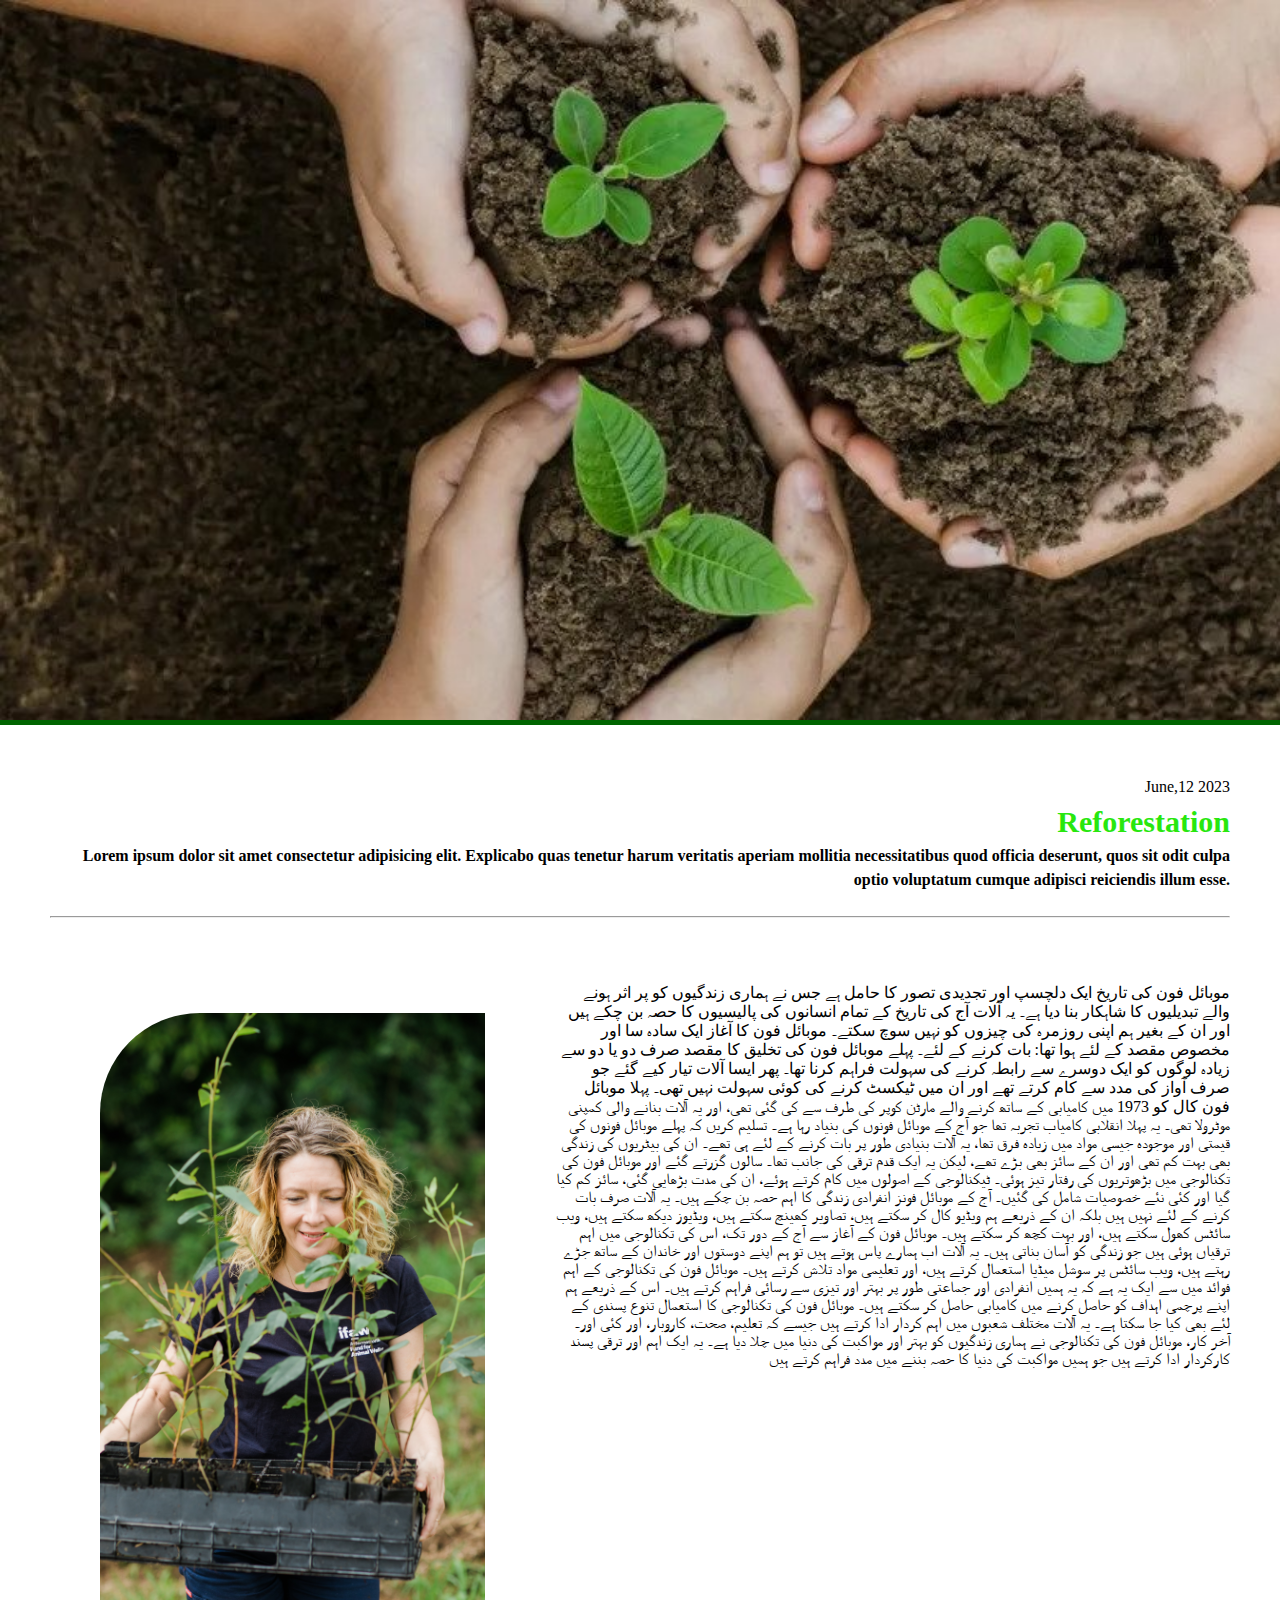
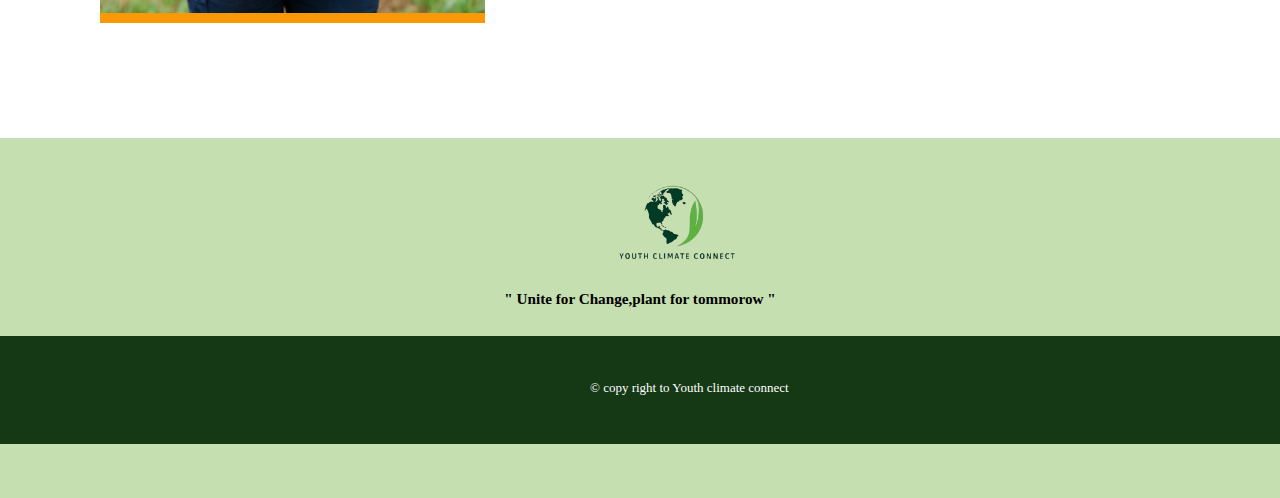
<file: urdu3.html>
<!DOCTYPE html>
<html lang="en">

<head>
    <meta charset="UTF-8">
    <meta name="viewport" content="width=device-width, initial-scale=1.0">
    <title>Article 3-Youth climate connect</title>
</head>
<link rel="stylesheet" href="https://cdnjs.cloudflare.com/ajax/libs/font-awesome/6.4.2/css/all.min.css"
    integrity="sha512-z3gLpd7yknf1YoNbCzqRKc4qyor8gaKU1qmn+CShxbuBusANI9QpRohGBreCFkKxLhei6S9CQXFEbbKuqLg0DA=="
    crossorigin="anonymous" referrerpolicy="no-referrer" />
<link rel="shortcut icon" href="images/earth.png" type="image/x-icon">
<link rel="stylesheet" href="footer.css">
<style>

*{
    margin: 0;
    padding: 0;
    
}
.head{
    width: 100%;
    height: 80vh;
    background-image: url(images/refor.jpg);
    background-size: cover;
    border-bottom:  5px solid darkgreen;

}
.head img{
    width: 100%;
    height: 66vh;
}
.uppercontent{
    padding: 50px;
    line-height: 1.5;
    text-align: right;
}
.artheading{
    color: rgb(40, 231, 14);
    font-size: 30px;
}
.para-up{
    font-weight: bold;
}
.maincontent{
    display: flex;
    padding: 15px 50px;
    margin-bottom: 40px;
}
.text{
    width: 700px;
    height: 700px;
    
    text-align: right;
    margin-left: 70PX;
}
.sideimage{
    height: 600px;
    width: 400px;
    background-image: url(images/art3-sideimage.jpg);
    background-size: cover;
    margin-left: 50px;
    margin-top: 30px;
    border-top-left-radius: 100px;
    border-bottom: 10px solid rgb(250, 152, 6);
}
</style>

<body>
<div class="head">
</div>
<div class="uppercontent">
    <p>June,12 2023</p>
    <h2 class="artheading">
        Reforestation
    </h2>
    <p class="para-up">Lorem ipsum dolor sit amet consectetur adipisicing elit. Explicabo quas tenetur harum veritatis aperiam mollitia necessitatibus quod officia deserunt, quos sit odit culpa optio voluptatum cumque adipisci reiciendis illum esse.</p>
    <br>
    <hr>
</div>
<div class="maincontent">
    <div class="sideimage">

    </div>
    <div class="text" >
       موبائل فون کی تاریخ ایک دلچسپ اور تجدیدی تصور کا حامل ہے جس نے ہماری زندگیوں کو پر اثر ہونے والے تبدیلیوں کا شاہکار بنا دیا ہے۔ یہ آلات آج کی تاریخ کے تمام انسانوں کی پالیسیوں کا حصہ بن چکے ہیں اور ان کے بغیر ہم اپنی روزمرہ کی چیزوں کو نہیں سوچ سکتے۔ موبائل فون کا آغاز ایک سادہ سا اور مخصوص مقصد کے لئے ہوا تھا: بات کرنے کے لئے۔ پہلے موبائل فون کی تخلیق کا مقصد صرف دو یا دو سے زیادہ لوگوں کو ایک دوسرے سے رابطہ کرنے کی سہولت فراہم کرنا تھا۔ پھر ایسا آلات تیار کیے گئے جو صرف آواز کی مدد سے کام کرتے تھے اور ان میں ٹیکسٹ کرنے کی کوئی سہولت نہیں تھی۔ پہلا موبائل فون کال کو 1973 میں کامیابی کے ساتھ کرنے والے مارٹن کوپر کی طرف سے کی گئی تھی، اور یہ آلات بنانے والی کمپنی موٹرولا تھی۔ یہ پہلا انقلابی کامیاب تجربہ تھا جو آج کے موبائل فونوں کی بنیاد رہا ہے۔ تسلیم کریں کہ پہلے موبائل فونوں کی قیمتی اور موجودہ جیسی مواد میں زیادہ فرق تھا، یہ آلات بنیادی طور پر بات کرنے کے لئے ہی تھے۔ ان کی بیٹریوں کی زندگی بھی بہت کم تھی اور ان کے سائز بھی بڑے تھے، لیکن یہ ایک قدم ترقی کی جانب تھا۔ سالوں گزرتے گئے اور موبائل فون کی تکنالوجی میں بڑھوتریوں کی رفتار تیز ہوئی۔ ٹیکنالوجی کے اصولوں میں کام کرتے ہوئے، ان کی مدت بڑھایی گئی، سائز کم کیا گیا اور کئی نئے خصوصیات شامل کی گئیں۔ آج کے موبائل فونز انفرادی زندگی کا اہم حصہ بن چکے ہیں۔ یہ آلات صرف بات کرنے کے لئے نہیں ہیں بلکہ ان کے ذریعے ہم ویڈیو کال کر سکتے ہیں، تصاویر کھینچ سکتے ہیں، ویڈیوز دیکھ سکتے ہیں، ویب سائٹس کھول سکتے ہیں، اور بہت کچھ کر سکتے ہیں۔ موبائل فون کے آغاز سے آج کے دور تک، اس کی تکنالوجی میں اہم ترقیاں ہوئی ہیں جو زندگی کو آسان بناتی ہیں۔ یہ آلات اب ہمارے پاس ہوتے ہیں تو ہم اپنے دوستوں اور خاندان کے ساتھ جڑے رہتے ہیں، ویب سائٹس پر سوشل میڈیا استعمال کرتے ہیں، اور تعلیمی مواد تلاش کرتے ہیں۔ موبائل فون کی تکنالوجی کے اہم فوائد میں سے ایک یہ ہے کہ یہ ہمیں انفرادی اور جماعتی طور پر بہتر اور تیزی سے رسائی فراہم کرتے ہیں۔ اس کے ذریعے ہم اپنے پرچمی اہداف کو حاصل کرنے میں کامیابی حاصل کر سکتے ہیں۔ موبائل فون کی تکنالوجی کا استعمال تنوع پسندی کے لئے بھی کیا جا سکتا ہے۔ یہ آلات مختلف شعبوں میں اہم کردار ادا کرتے ہیں جیسے کہ تعلیم، صحت، کاروبار، اور کئی اور۔ آخر کار، موبائل فون کی تکنالوجی نے ہماری زندگیوں کو بہتر اور مواکبت کی دنیا میں چلا دیا ہے۔ یہ ایک اہم اور ترقی پسند کارکردار ادا کرتے ہیں جو ہمیں مواکبت کی دنیا کا حصہ بننے میں مدد فراہم کرتے ہیں
    </div>
    
</div>
<footer>
    <div class="frow">
        <div class="col" id="col1">
            <img src="images/logo.png" alt="logo" class="logo1">
            <h3>" Unite for Change,plant for tommorow "</h3>
        </div>
        <div class="last">
            <div class="links">
                <a href=""><i class="fa-brands fa-square-facebook"></i></a>
                <a href=""><i class="fa-brands fa-square-twitter"></i></a>
                <a href=""><i class="fa-brands fa-square-instagram"></i></a>
                <a href=""><i class="fa-brands fa-linkedin"></i></a>
            </div>
            <div class="copy">
                <p>&copy; copy right to Youth climate connect</p>
            </div>
        </div>

</footer>


</body>
</html>
</file>
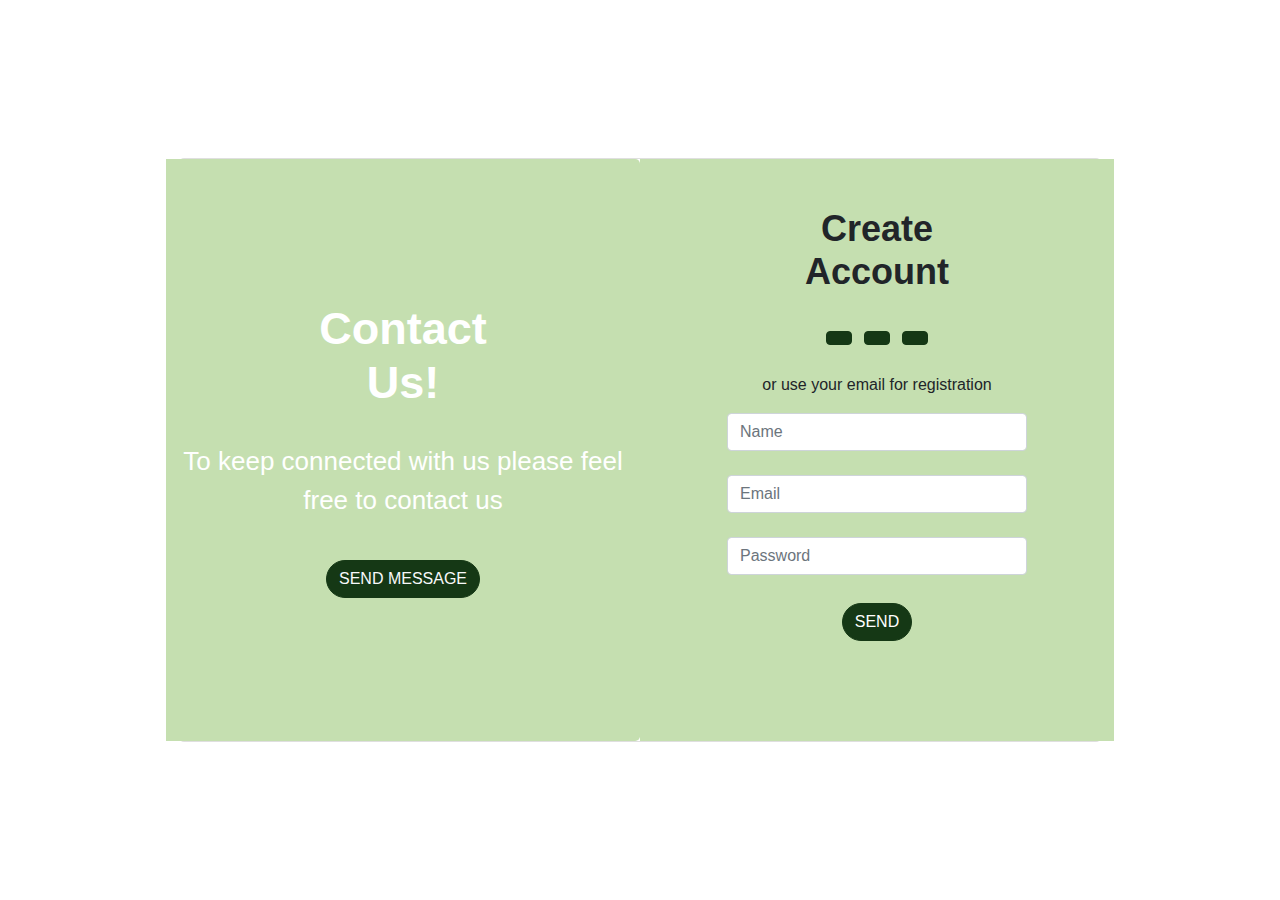
<file: contact/login.html>
<!doctype html>
<html lang="en">
  <head>
    <!-- Required meta tags -->
    <meta charset="utf-8">
    <meta name="viewport" content="width=device-width, initial-scale=1, shrink-to-fit=no">

    <!-- Bootstrap CSS -->
    <link rel="stylesheet" href="bootstrap.min.css">
    <link rel="stylesheet" href="style.css">
    <!--============= footer .css========== -->
    <link rel="stylesheet" href="/footer.css">
     <!-- Font Awesome -->
  <link rel="stylesheet" href="https://cdnjs.cloudflare.com/ajax/libs/font-awesome/6.4.0/css/all.min.css" integrity="sha512-iecdLmaskl7CVkqkXNQ/ZH/XLlvWZOJyj7Yy7tcenmpD1ypASozpmT/E0iPtmFIB46ZmdtAc9eNBvH0H/ZpiBw==" crossorigin="anonymous" referrerpolicy="no-referrer" />
    <title>Contact_us Page</title>
  </head>
  <body>
    <section class="h-100 gradient-form">
        <div class="container py-5 h-100">
          <div class="row d-flex justify-content-center align-items-center h-100">
            <div class="col-xl-10">
              <div class="card rounded-3 text-black">
                <div class="row g-0">
    
                  <div class="col-lg-6 d-flex align-items-center gradient-custom-2" style="background-color: rgb(21, 56, 21);">
                    <div class="text-center">
                      <div class="text-white">
                      <h4 style="font-size: 45px; text-align: center;"><b>Contact<br> Us!</b></h4>
                      <br>
                      <p style="font-size: 26px; text-align: center;">To keep connected with us please feel free to contact us</p>
                      <br>
                     <button type="button" class="btn btn-outline-light" style="border-radius: 20px;">SEND MESSAGE</button>
                      </div>
                    </div>
                  </div>
                   <div class="col-lg-6" style="background-color: #c5dfb0;">
                    <div class="card-body p-md-5 mx-md-4">
      
                      <div class="text-center">
                        <h4  style="font-size: 36px;"><b>Create<br> Account</b></h4>
                        <br>
                        <button type="button" class="btn btn-danger btn-floating mx-1">
                            <i class="fab fa-facebook-f"></i>
                          </button>
              
                          <button type="button" class="btn btn-danger btn-floating mx-1">
                            <i class="fab fa-google"></i>
                          </button>
              
                          <button type="button" class="btn btn-danger btn-floating mx-1">
                            <i class="fab fa-linkedin-in"></i>
                          </button>
                      </div>
                      <br>
                      <form>
                        <p style="text-align: center;">or use your email for registration</p>
      
      
                        <div class="form-outline mb-4">
                          <input type="text" class="form-control"  placeholder="Name" />
                        </div>
                        
                        <div class="form-outline mb-4">
                          <input type="email" id="form2Example11" class="form-control"
                            placeholder="Email" />
                        </div>
                        <div class="form-outline mb-4">
                            <input type="password" id="form2Example22" class="form-control"  placeholder="Password" />
                          </div>
      
                        <div class="text-center pt-1 mb-5 pb-1">
                          <button class="btn btn-danger" type="button" style="border-radius: 20px;">SEND</button>
                        </div>
      
                      </form>
      
                    </div>
                  </div>
                </div>
              </div>
            </div>
          </div>
        </div>
      </section>

      

    <!-- Optional JavaScript; choose one of the two! -->

    <!-- Option 1: jQuery and Bootstrap Bundle (includes Popper) -->
    <script src="https://cdn.jsdelivr.net/npm/jquery@3.5.1/dist/jquery.slim.min.js" integrity="sha384-DfXdz2htPH0lsSSs5nCTpuj/zy4C+OGpamoFVy38MVBnE+IbbVYUew+OrCXaRkfj" crossorigin="anonymous"></script>
    <script src="https://cdn.jsdelivr.net/npm/bootstrap@4.6.2/dist/js/bootstrap.bundle.min.js" integrity="sha384-Fy6S3B9q64WdZWQUiU+q4/2Lc9npb8tCaSX9FK7E8HnRr0Jz8D6OP9dO5Vg3Q9ct" crossorigin="anonymous"></script>

    <!-- Option 2: Separate Popper and Bootstrap JS -->
    <!--
    <script src="https://cdn.jsdelivr.net/npm/jquery@3.5.1/dist/jquery.slim.min.js" integrity="sha384-DfXdz2htPH0lsSSs5nCTpuj/zy4C+OGpamoFVy38MVBnE+IbbVYUew+OrCXaRkfj" crossorigin="anonymous"></script>
    <script src="https://cdn.jsdelivr.net/npm/popper.js@1.16.1/dist/umd/popper.min.js" integrity="sha384-9/reFTGAW83EW2RDu2S0VKaIzap3H66lZH81PoYlFhbGU+6BZp6G7niu735Sk7lN" crossorigin="anonymous"></script>
    <script src="https://cdn.jsdelivr.net/npm/bootstrap@4.6.2/dist/js/bootstrap.min.js" integrity="sha384-+sLIOodYLS7CIrQpBjl+C7nPvqq+FbNUBDunl/OZv93DB7Ln/533i8e/mZXLi/P+" crossorigin="anonymous"></script>
    -->
  </body>
</html>
</file>
<file: style.css>
* {
    margin: 0;
    padding: 0;
    font-family: 'popins', sans-serif;
    box-sizing: border-box;
}

body {
    background-color: darkgreen;
    color: #0e0d0d;
}
nav{
    width: 100%;
    height: 60px;

    display: flex;
    align-items: center;
    margin: 0;
    padding: 0;
}
/* DRop Down CSS */
ul li ul.dropdown li{
    display: block;
}
ul li ul.dropdown{
    position: absolute;
    z-index: 999;
    display: none;
    width: 100%;
}

ul li:hover ul.dropdown{
    display: block;
    background-color: #c5dfb0;
    border-radius: 30px;
   border: 2px solid rgb(21, 56, 21);
   width: 150px;
   margin-left: 100px;
   

}
ul li:hover ul.dropdown li a{
    color:rgb(21, 56, 21);
}

.header {
    width: 100%;
    height: 100vh;
    /* I  used Linear gradient with black color trasparency  using property"to bottom*/
    background: linear-gradient(rgba(113, 82, 224, 0.3), rgba(17, 49, 14, 0.7)), url('images/header2.jpg');
    background-size: cover;
    /* it will cover all the size of div by cutting corners or streching the picture etc.  */
    background-position: center;
    padding: 10px 8%;
    position: relative;
    border-bottom-left-radius: 100px;
    border-bottom-right-radius: 100px;
    

}



.logo {
    width: 200px;
    cursor: pointer;
    
}

.nav-btn a {
    border: 4px solid rgb(90, 173, 7);
    outline: 0;
    background-color:rgb(90, 173, 7);
    color: rgb(21, 56, 21);
    padding: 7px 20px;
    border-radius: 20px;
    font-size: 12px;
    font-weight: 300;
    margin-left: 10px;
    cursor: pointer;
    text-decoration: none;
    text-transform: uppercase;
}
.nav-btn a.sign{
    font-size: 40px;
}

.lang-btn {
    display: inline;
    background-color: transparent;
    border: 4px solid rgb(21, 56, 21);
    padding: 7px 10px;
    align-items: center;


}

a.lang-btn:hover {
    background-color: transparent;
    border: 4px solid rgb(21, 56, 21);

}
a.sign{
    font-size: 100px;
}

a.Sign:hover {
    background-color: transparent;
    border: 4px solid rgb(21, 56, 21); 
}

.lang-btn img {
    width: 10px;
    margin-left: 10px;
    margin-top: 3px;
}

.header-content {
    position: absolute;
    left: 50%;
    top: 50%;
    text-align: center;
    transform: translate(-50%,-50%);

}
.header-content h1{
    font-size: 60px;
    line-height: 60px;
    font-weight: 600;
    max-width: 650;
}
.header-content h3{
    font-weight: 400;
    margin: 20px 0;
}
.email-signup{
    margin-top: 30px;
    border-radius: 4px;

    display: flex;
    overflow: hidden;
    align-items: center;
}
.email-signup input{
    margin-left: 50px;
    border: 1.5px solid #d1cdcd;
    background-color: rgba(36, 35, 35, 0.5);
    padding: 15px 30px;
    color: #fff;
    width: 345px;
    border-radius: 3px;
    font-size: 16px;


}
.email-signup{
    margin-left: 150px;
}

.email-signup a{
margin-left: 10px;

border-radius: 3px;
font-size: 20px;
background-color:rgb(21, 56, 21);
color:rgb(252, 252, 252);
padding: 10px 25px;
border-radius: 3px;
border: rgb(21, 56, 21) solid 4px;
width: 187px;
font-weight: bold;
display: flex;
text-decoration: none;
border-radius: 15px;
}
a.pdf{
    width: 230px;
}
.pdf i{
    margin-top: 12px;
}
.email-signup button i{
    margin-left: 3px;
}
.email-signup a:hover{
    background-color: transparent;
    border: chartreuse solid 4px;
}
/* ---------------------------------CSS for Features------------------------------ */
.features{
    height: 120vh;
    background: linear-gradient(rgba(113, 82, 224, 0.3), rgba(17, 49, 14, 0.7)),;
    padding: 10px 12%;
    font-size: 22px;
}
.row{
    display: flex;
    width: 100%;
    align-items: center;
    padding-top: 50px

}
.text{
margin-top: 0;
margin-bottom: 20px;
width: 800px;
margin-right: 40px;
padding: 40px;
}
.text h2{
    font-weight: 600;
    font-size: 50px;
    margin-bottom: 20px;
    font-family: cursive;
    text-align: center;

}
.text p{
text-align: justify;

}
.text i{
    margin-left: 60px;
    margin-bottom: 20px;
    color: rgb(233, 250, 233);
}
.image img{
    display: block;
    width: 60%;
    height: 40%;
    margin-left: 20px;
}
#text2 {
    padding: 50px;
    color: white;
}
#feature3{
    height: 65vh;
}
#text3 h2{
    padding:  0 65px;
    width: 100px;
    font-weight: 700;
}
#text3 p{
    padding:  0 40px;
    width: 400px;
    margin-left: 20px;
    font-weight: 500;
}

#text3{
    margin-left: 50px;
    color: #fff;
}
#kids img{
    width: 150%;
}
#text4{
    margin-left: 30px;
    color: #fff;
    padding: 50px;
}
/* footer styling */

/* --------------------------------------------- */
#f2{
    background-color: rgb(78, 139, 16);
}
#f1{
    background-color: darkgreen;
    color: #fff;
}
</file>
<file: footer.css>
footer{
    position: relative;
    bottom: 0;
    height: 40vh;
    width: 100%;
    background-color: #c5dfb0;
    color:black;
    font-size: 13px;
    line-height: 15px;
    align-items: center;

}
.logo1{
    width: 150px;
    margin-left: 600px;


}
#col1 h3{
text-align: center;
}
.last{
    width: 100%;
    height: 12vh;
    background-color: rgb(21, 56, 21);
    align-items: center;
    display: flexbox;
    bottom: 0;
    position: relative;
    top: 30px;
    
}
div.links{
    margin-left: 600px;
    position: relative;
    top: 15px;
}

.links a{
    text-decoration: none;
    margin: 9px;
    text-align: center;
    color: white;
    
    
}
div.copy{
    margin-left: 590px;
    position: relative;
    top: 23px; 
    color: #fff;
}
.links i{
    font-size: 30px;
}
</file>
<file: contact/style.css>
.gradient-custom-2 {
  /* fallback for old browsers */
  background: #CF3426 ;
  
  /* Chrome 10-25, Safari 5.1-6 */
  background: -webkit-linear-gradient(to right, #c5dfb0 );
  
  /* W3C, IE 10+/ Edge, Firefox 16+, Chrome 26+, Opera 12+, Safari 7+ */
  background: linear-gradient(to right, #c5dfb0  );
  }
  
  @media (min-width: 768px) {
  .gradient-form {
  height: 100vh !important;
  }
  }
  @media (min-width: 769px) {
  .gradient-custom-2 {
  border-top-right-radius: .3rem;
  border-bottom-right-radius: .3rem;
  }
  }
  .btn {
    background-color:rgb(21, 56, 21) ;
    border-color: rgb(21, 56, 21);
  }
  .btn:hover {
    background-color: rgb(35, 95, 35);
    border-color: rgb(35, 95, 35);
  }
  .btn:active{
    background-color: rgb(35, 95, 35);
    border-color: rgb(35, 95, 35);
    
  }
  .btn:focus{
    background-color: rgb(35, 95, 35);
    border-color: rgb(35, 95, 35);
  }
  .btn:visited{
    background-color: rgb(35, 95, 35);
    border-color: transparent;
  }
</file>
